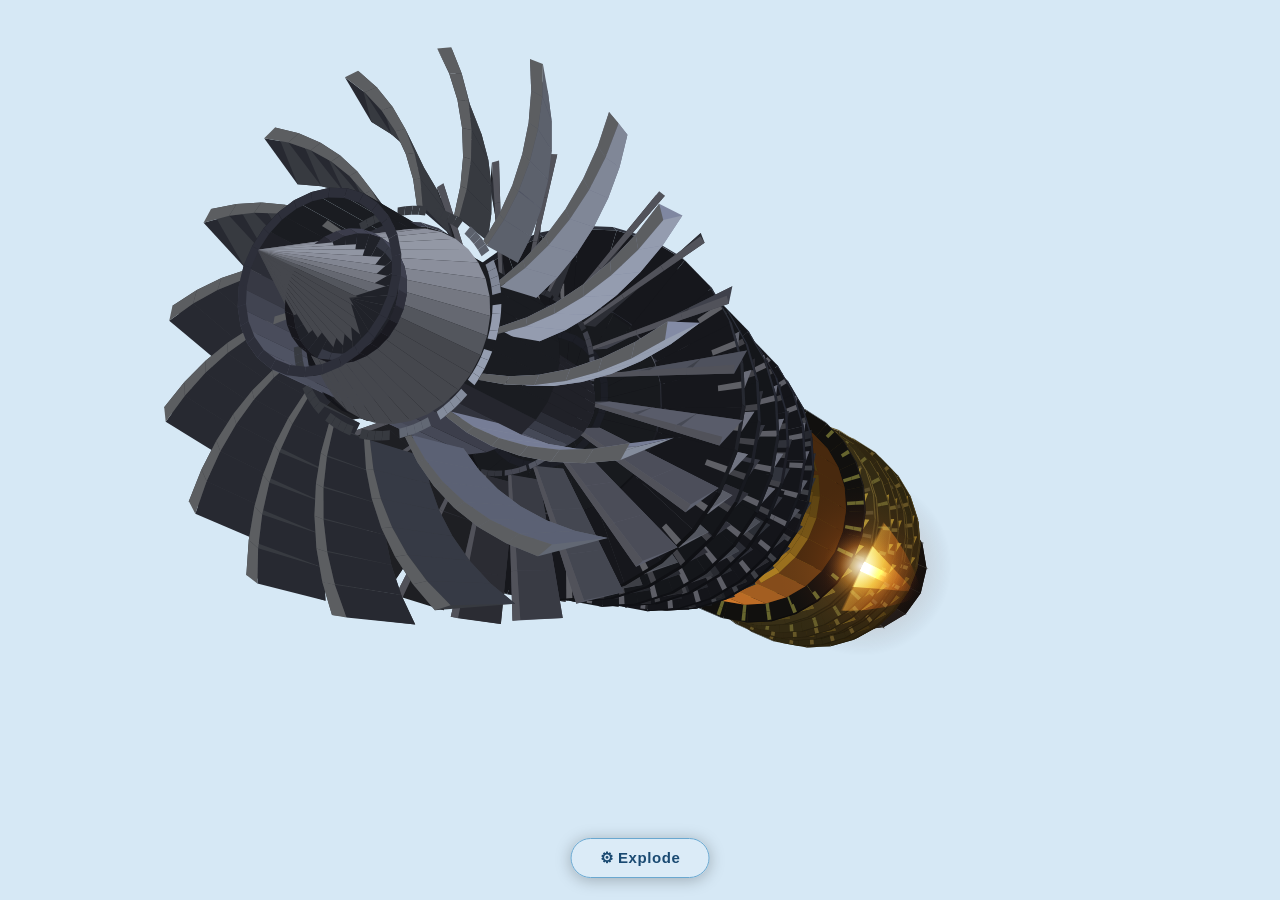
<file: mechanical-part.html>
<!DOCTYPE html>
<html lang="en">
<head>
<meta charset="UTF-8">
<meta name="viewport" content="width=device-width,initial-scale=1">
<title>Jet Turbine Engine</title>
<style>
  html,body{margin:0;padding:0;background:#d6e8f5;overflow:hidden;width:100%;height:100%;}
  canvas{display:block;background:transparent;}
  #btn{position:fixed;bottom:22px;left:50%;transform:translateX(-50%);
    padding:10px 28px;font-size:15px;font-weight:700;letter-spacing:.04em;
    background:rgba(220,235,248,0.90);color:#1a4a72;border:1.5px solid #6aa8d0;
    border-radius:24px;cursor:pointer;z-index:10;box-shadow:0 2px 16px #0004;
    transition:background .2s,color .2s;}
  #btn:hover{background:rgba(180,215,240,0.95);color:#0d2e4a;}
</style>
</head>
<body>
<canvas id="c"></canvas>
<button id="btn">&#9881; Explode</button>
<script>
const canvas=document.getElementById('c');
const ctx=canvas.getContext('2d');
let W,H,S;
function resize(){W=canvas.width=window.innerWidth;H=canvas.height=window.innerHeight;S=Math.min(W,H)/520;}
resize();
window.addEventListener('resize',resize);

let VY=0.38, VX=0.20;
// No cut zone — all internal parts rendered fully

function v3(x,y,z){return{x,y,z};}
function norm3(v){const l=Math.sqrt(v.x*v.x+v.y*v.y+v.z*v.z)||1;return{x:v.x/l,y:v.y/l,z:v.z/l};}
function dot3(a,b){return a.x*b.x+a.y*b.y+a.z*b.z;}
function cross3(a,b){return{x:a.y*b.z-a.z*b.y,y:a.z*b.x-a.x*b.z,z:a.x*b.y-a.y*b.x};}
function sub3(a,b){return{x:a.x-b.x,y:a.y-b.y,z:a.z-b.z};}
function scale3(v,s){return{x:v.x*s,y:v.y*s,z:v.z*s};}
function rX(p,a){const c=Math.cos(a),s2=Math.sin(a);return{x:p.x,y:p.y*c-p.z*s2,z:p.y*s2+p.z*c};}
function rY(p,a){const c=Math.cos(a),s2=Math.sin(a);return{x:p.x*c+p.z*s2,y:p.y,z:-p.x*s2+p.z*c};}
function toView(p){return rY(rX(p,VX),VY);}

const FOV=680, CAM_Z=-950;
function proj(p){
  const vp=toView(p);
  const dz=vp.z-CAM_Z;
  const f=FOV/Math.abs(dz);
  return[W/2+vp.x*f*S, H/2-vp.y*f*S, vp.z];
}

let LIGHT=norm3({x:0,y:0,z:1});
function updateLight(){LIGHT=norm3(toView(v3(-0.5,-0.70,-0.4)));}

function lit(pts3d,bR,bG,bB,amb,spec){
  if(amb===undefined) amb=0.30;
  if(spec===undefined) spec=0.60;
  if(pts3d.length<3) return 'rgb('+Math.round(bR*amb)+','+Math.round(bG*amb)+','+Math.round(bB*amb)+')';
  const vps=pts3d.map(p=>toView(p));
  const e1=sub3(vps[1],vps[0]),e2=sub3(vps[2],vps[0]);
  const n=norm3(cross3(e1,e2));
  const diff=Math.max(0,dot3(n,LIGHT));
  const ref=sub3(scale3(n,2*dot3(n,LIGHT)),LIGHT);
  const sp=Math.pow(Math.max(0,dot3(ref,norm3({x:0,y:0,z:-1}))),64)*spec;
  const r=Math.min(255,Math.round(bR*(amb+diff*(1-amb))+sp*255));
  const g=Math.min(255,Math.round(bG*(amb+diff*(1-amb))+sp*255));
  const b=Math.min(255,Math.round(bB*(amb+diff*(1-amb))+sp*255));
  return 'rgb('+r+','+g+','+b+')';
}

let explodeT=0,explodeTarget=0;
function toggleExplode(){
  explodeTarget=explodeTarget===0?1:0;
  document.getElementById('btn').textContent=explodeTarget===1?'\uD83D\uDD27 Assemble':'\u2699 Explode';
}
document.getElementById('btn').addEventListener('click',toggleExplode);
canvas.addEventListener('click',function(e){
  // Only toggle if the click wasn't a drag (mouse moved less than 5px)
  if(Math.abs(e.clientX-lastX)<5&&Math.abs(e.clientY-lastY)<5) toggleExplode();
});
function getOffset(sec){
  const ex=explodeT*60*S;
  const Z=[-3.8,-2.6,-1.6,-0.8,0,0.9,1.9,3.0,4.2];
  return (sec>=0&&sec<=8)?Z[sec]*ex:0;
}

let FACES=[];
function pushFace(pts3d,color){
  const projs=pts3d.map(p=>proj(p));
  const depth=projs.reduce((s,pp)=>s+pp[2],0)/projs.length;
  FACES.push({projs,color,depth});
}
function drawFace(f){
  ctx.beginPath();
  ctx.moveTo(f.projs[0][0],f.projs[0][1]);
  for(let j=1;j<f.projs.length;j++) ctx.lineTo(f.projs[j][0],f.projs[j][1]);
  ctx.closePath();
  ctx.fillStyle=f.color;
  ctx.fill();
}
function flushFaces(){
  FACES.sort((a,b)=>b.depth-a.depth);
  for(const f of FACES) drawFace(f);
  FACES=[];
}

function cyl(z1,z2,r1,r2,bR,bG,bB,sec,N){
  if(N===undefined) N=28;
  const oz=getOffset(sec); const d=Math.round;
  const wt=3*S; const ri1=Math.max(S,r1-wt), ri2=Math.max(S,r2-wt);
  const bRc=d(bR*0.88),bGc=d(bG*0.88),bBc=d(bB*0.90);
  for(let i=0;i<N;i++){
    const a0=i/N*Math.PI*2,a1=(i+1)/N*Math.PI*2;
    const c0=Math.cos(a0),s0=Math.sin(a0),c1=Math.cos(a1),s1=Math.sin(a1);
    const pO=[v3(r1*c0,r1*s0,z1+oz),v3(r1*c1,r1*s1,z1+oz),v3(r2*c1,r2*s1,z2+oz),v3(r2*c0,r2*s0,z2+oz)];
    pushFace(pO,lit(pO,bR,bG,bB));
    const pF=[v3(ri1*c1,ri1*s1,z1+oz),v3(r1*c1,r1*s1,z1+oz),v3(r1*c0,r1*s0,z1+oz),v3(ri1*c0,ri1*s0,z1+oz)];
    pushFace(pF,lit(pF,bRc,bGc,bBc,0.28,0.62));
    const pR=[v3(r2*c1,r2*s1,z2+oz),v3(ri2*c1,ri2*s1,z2+oz),v3(ri2*c0,ri2*s0,z2+oz),v3(r2*c0,r2*s0,z2+oz)];
    pushFace(pR,lit(pR,bRc,bGc,bBc,0.28,0.62));
  }
}
function ann(z,rO,rI,bR,bG,bB,sec,N){
  if(N===undefined) N=28;
  const oz=getOffset(sec); const tk=4*S; const d=Math.round;
  const bRs=d(bR*0.72),bGs=d(bG*0.72),bBs=d(bB*0.74);
  for(let i=0;i<N;i++){
    const a0=i/N*Math.PI*2,a1=(i+1)/N*Math.PI*2;
    const c0=Math.cos(a0),s0=Math.sin(a0),c1=Math.cos(a1),s1=Math.sin(a1);
    const pF=[v3(rI*c0,rI*s0,z+oz),v3(rO*c0,rO*s0,z+oz),v3(rO*c1,rO*s1,z+oz),v3(rI*c1,rI*s1,z+oz)];
    pushFace(pF,lit(pF,bR,bG,bB));
    const pOr=[v3(rO*c0,rO*s0,z+oz),v3(rO*c1,rO*s1,z+oz),v3(rO*c1,rO*s1,z-tk+oz),v3(rO*c0,rO*s0,z-tk+oz)];
    pushFace(pOr,lit(pOr,bRs,bGs,bBs));
  }
}
function dsc(z,r,bR,bG,bB,sec,N){
  if(N===undefined) N=28;
  const oz=getOffset(sec); const tk=4*S; const d=Math.round;
  for(let i=0;i<N;i++){
    const a0=i/N*Math.PI*2,a1=(i+1)/N*Math.PI*2;
    const c0=Math.cos(a0),s0=Math.sin(a0),c1=Math.cos(a1),s1=Math.sin(a1);
    const pFr=[v3(0,0,z+oz),v3(r*c0,r*s0,z+oz),v3(r*c1,r*s1,z+oz)];
    pushFace(pFr,lit(pFr,bR,bG,bB));
    const rim=[v3(r*c0,r*s0,z+oz),v3(r*c1,r*s1,z+oz),v3(r*c1,r*s1,z-tk+oz),v3(r*c0,r*s0,z-tk+oz)];
    pushFace(rim,lit(rim,d(bR*0.70),d(bG*0.70),d(bB*0.72)));
  }
}

// ── Fan blade — metallic (fixed-angle lit), thick LE, root platform ──
function fanBlade(idx,N,spin,Rh,Rt,z0,sec){
  const oz=getOffset(sec);
  const ba=idx/N*Math.PI*2+spin;
  const sweep=0.44, camber=0.18, thk=0.058;
  const nZ=6, zb=z0+oz;
  const dz=255*S*0.085, camZ=camber*dz;
  // Colour computed once at fixed angle — metallic, no flicker
  const baL=idx/N*Math.PI*2, rM=(Rh+Rt)*0.5;
  const rP=[v3(rM*Math.cos(baL),rM*Math.sin(baL),z0),v3(Rt*Math.cos(baL),Rt*Math.sin(baL),z0),
            v3(Rt*Math.cos(baL+0.14),Rt*Math.sin(baL+0.14),z0+dz+camZ),v3(rM*Math.cos(baL+0.14),rM*Math.sin(baL+0.14),z0+dz+camZ)];
  const colP=lit(rP,210,222,248,0.26,0.88);
  const colS=lit([v3(rM*Math.cos(baL+thk),rM*Math.sin(baL+thk),z0),v3(Rt*Math.cos(baL+thk),Rt*Math.sin(baL+thk),z0),
                  v3(Rt*Math.cos(baL+0.14),Rt*Math.sin(baL+0.14),z0+dz+camZ),v3(rM*Math.cos(baL+0.14),rM*Math.sin(baL+0.14),z0+dz+camZ)],162,172,205,0.24,0.72);
  const colLE=lit([v3(rM*Math.cos(baL),rM*Math.sin(baL),z0),v3(Rt*Math.cos(baL),Rt*Math.sin(baL),z0),
                   v3(Rt*Math.cos(baL+thk),Rt*Math.sin(baL+thk),z0),v3(rM*Math.cos(baL+thk),rM*Math.sin(baL+thk),z0)],242,248,255,0.38,0.96);
  for(let j=0;j<nZ;j++){
    const t0=j/nZ,t1=(j+1)/nZ;
    const r0=Rh+(Rt-Rh)*t0,r1=Rh+(Rt-Rh)*t1;
    const tw0=ba+t0*sweep,tw1=ba+t1*sweep;
    const pp=[v3(r0*Math.cos(tw0),r0*Math.sin(tw0),zb),v3(r1*Math.cos(tw1),r1*Math.sin(tw1),zb),
              v3(r1*Math.cos(tw1+0.14),r1*Math.sin(tw1+0.14),zb+dz+camZ),v3(r0*Math.cos(tw0+0.14),r0*Math.sin(tw0+0.14),zb+dz+camZ)];
    const ps=[v3(r0*Math.cos(tw0+thk),r0*Math.sin(tw0+thk),zb),v3(r1*Math.cos(tw1+thk),r1*Math.sin(tw1+thk),zb),
              v3(r1*Math.cos(tw1+0.14),r1*Math.sin(tw1+0.14),zb+dz+camZ),v3(r0*Math.cos(tw0+0.14),r0*Math.sin(tw0+0.14),zb+dz+camZ)];
    pushFace(pp,colP); pushFace([ps[0],ps[3],ps[2],ps[1]],colS); pushFace([pp[0],pp[1],ps[1],ps[0]],colLE);
  }
  // Root platform (4 segments)
  const pltA=0.05, pltR=3*S, pltSpan=0.14+thk+pltA*2;
  for(let j=0;j<4;j++){
    const a0=ba-pltA+j/4*pltSpan, a1=ba-pltA+(j+1)/4*pltSpan;
    pushFace([v3(Rh*Math.cos(a0),Rh*Math.sin(a0),zb),v3((Rh-pltR)*Math.cos(a0),(Rh-pltR)*Math.sin(a0),zb),
              v3((Rh-pltR)*Math.cos(a1),(Rh-pltR)*Math.sin(a1),zb),v3(Rh*Math.cos(a1),Rh*Math.sin(a1),zb)],colP);
  }
}

// ── Axial blade — metallic (fixed-angle lit), thick LE, root platform ──
function axiaBlade(idx,N,spin,Ri,Ro,z0,chord,cam,bR,bG,bB,sec){
  const oz=getOffset(sec);
  const ba=idx/N*Math.PI*2+spin;
  const nZ=3, thk=0.035;
  const zb=z0+oz, dz=chord*S, camZ=cam*dz;
  // Colour computed once at fixed angle — metallic, no flicker
  const baL=idx/N*Math.PI*2, rM=(Ri+Ro)*0.5;
  const colP=lit([v3(rM*Math.cos(baL),rM*Math.sin(baL),z0),v3(Ro*Math.cos(baL),Ro*Math.sin(baL),z0),
                  v3(Ro*Math.cos(baL+0.14),Ro*Math.sin(baL+0.14),z0+dz+camZ),v3(rM*Math.cos(baL+0.14),rM*Math.sin(baL+0.14),z0+dz+camZ)],bR,bG,bB,0.28,0.85);
  const colS=lit([v3(rM*Math.cos(baL+thk),rM*Math.sin(baL+thk),z0),v3(Ro*Math.cos(baL+thk),Ro*Math.sin(baL+thk),z0),
                  v3(Ro*Math.cos(baL+0.14),Ro*Math.sin(baL+0.14),z0+dz+camZ),v3(rM*Math.cos(baL+0.14),rM*Math.sin(baL+0.14),z0+dz+camZ)],Math.round(bR*0.72),Math.round(bG*0.72),Math.round(bB*0.72),0.26,0.70);
  const colLE=lit([v3(rM*Math.cos(baL),rM*Math.sin(baL),z0),v3(Ro*Math.cos(baL),Ro*Math.sin(baL),z0),
                   v3(Ro*Math.cos(baL+thk),Ro*Math.sin(baL+thk),z0),v3(rM*Math.cos(baL+thk),rM*Math.sin(baL+thk),z0)],Math.min(255,bR+45),Math.min(255,bG+42),Math.min(255,bB+38),0.40,0.96);
  for(let j=0;j<nZ;j++){
    const t0=j/nZ,t1=(j+1)/nZ;
    const r0=Ri+(Ro-Ri)*t0,r1=Ri+(Ro-Ri)*t1;
    const pp=[v3(r0*Math.cos(ba),r0*Math.sin(ba),zb),v3(r1*Math.cos(ba),r1*Math.sin(ba),zb),
              v3(r1*Math.cos(ba+0.14),r1*Math.sin(ba+0.14),zb+dz+camZ),v3(r0*Math.cos(ba+0.14),r0*Math.sin(ba+0.14),zb+dz+camZ)];
    const ps=[v3(r0*Math.cos(ba+thk),r0*Math.sin(ba+thk),zb),v3(r1*Math.cos(ba+thk),r1*Math.sin(ba+thk),zb),
              v3(r1*Math.cos(ba+0.14),r1*Math.sin(ba+0.14),zb+dz+camZ),v3(r0*Math.cos(ba+0.14),r0*Math.sin(ba+0.14),zb+dz+camZ)];
    pushFace(pp,colP); pushFace([ps[0],ps[3],ps[2],ps[1]],colS); pushFace([pp[0],pp[1],ps[1],ps[0]],colLE);
  }
  // Root platform (3 segments)
  const pltA=0.04, pltR=2*S, pltSpan=0.14+thk+pltA*2;
  for(let j=0;j<3;j++){
    const a0=ba-pltA+j/3*pltSpan, a1=ba-pltA+(j+1)/3*pltSpan;
    pushFace([v3(Ri*Math.cos(a0),Ri*Math.sin(a0),zb),v3((Ri-pltR)*Math.cos(a0),(Ri-pltR)*Math.sin(a0),zb),
              v3((Ri-pltR)*Math.cos(a1),(Ri-pltR)*Math.sin(a1),zb),v3(Ri*Math.cos(a1),Ri*Math.sin(a1),zb)],colP);
  }
}

// ── Spinner nose cone ──
function spn(Rh,zBase,zTip,spin,sec){
  const oz=getOffset(sec); const N=32;
  for(let i=0;i<N;i++){
    const a0=i/N*Math.PI*2+spin,a1=(i+1)/N*Math.PI*2+spin;
    const pts=[v3(Rh*Math.cos(a0),Rh*Math.sin(a0),zBase+oz),v3(Rh*Math.cos(a1),Rh*Math.sin(a1),zBase+oz),v3(0,0,zTip+oz)];
    pushFace(pts,lit(pts,192,198,215,0.36,0.68));
  }
}

// ── Drag to rotate ──
let dragging=false,lastX=0,lastY=0;
canvas.addEventListener('mousedown',e=>{dragging=true;lastX=e.clientX;lastY=e.clientY;});
window.addEventListener('mouseup',()=>{dragging=false;});
window.addEventListener('mousemove',e=>{
  if(!dragging) return;
  VY+=(e.clientX-lastX)*0.008; VX-=(e.clientY-lastY)*0.008;
  VX=Math.max(-1.4,Math.min(1.4,VX));
  lastX=e.clientX; lastY=e.clientY;
});
canvas.addEventListener('touchstart',e=>{dragging=true;lastX=e.touches[0].clientX;lastY=e.touches[0].clientY;e.preventDefault();},{passive:false});
window.addEventListener('touchend',()=>{dragging=false;});
window.addEventListener('touchmove',e=>{
  if(!dragging) return;
  VY+=(e.touches[0].clientX-lastX)*0.008; VX-=(e.touches[0].clientY-lastY)*0.008;
  VX=Math.max(-1.4,Math.min(1.4,VX));
  lastX=e.touches[0].clientX; lastY=e.touches[0].clientY;
  e.preventDefault();},{passive:false});

// ─────────────────────── TVC nozzle ───────────────────────
let spinAngle=0, tvcAngle=0;

function buildTVC(u){
  const oz=getOffset(8);
  const tvc=tvcAngle;
  const zG=420*u;
  const Lp=74*u, rGo=46*u, rGi=24*u, rEo=54*u, rEi=18*u;
  const Np=16, Na=8;

  function tP(r,phi,L){
    const x=r*Math.cos(phi), yR=r*Math.sin(phi);
    return v3(x, yR*Math.cos(tvc)-L*Math.sin(tvc), zG+oz+yR*Math.sin(tvc)+L*Math.cos(tvc));
  }
  function gP(r,phi){return v3(r*Math.cos(phi),r*Math.sin(phi),zG+oz);}
  function rP(r,phi){return v3(r*Math.cos(phi),r*Math.sin(phi),0);}

  // Gimbal collar
  cyl(zG-10*u,zG+3*u,rGo-1*u,rGo+4*u,60,58,56,8,36);
  ann(zG-10*u,rGo-1*u,rGi,58,56,54,8,32);

  // Actuator arms — full circle interior
  for(let i=0;i<Na;i++){
    const phi=i/Na*Math.PI*2+Math.PI/Na, w=0.028;
    const p0=gP(rGo+2*u,phi-w),p1=gP(rGo+2*u,phi+w);
    const p2=tP(rGo+6*u,phi+w,Lp*0.46),p3=tP(rGo+6*u,phi-w,Lp*0.46);
    pushFace([p0,p1,p2,p3],lit([p0,p1,p2,p3],86,84,80,0.42,0.55),true);
  }

  // Outer petals — full circle interior
  for(let i=0;i<Np;i++){
    const phi0=i/Np*Math.PI*2,phi1=(i+1)/Np*Math.PI*2;
    const b0=gP(rGo,phi0),b1=gP(rGo,phi1);
    const e0=tP(rEo,phi0,Lp),e1=tP(rEo,phi1,Lp);
    pushFace([b0,b1,e1,e0],lit([b0,b1,e1,e0],50,47,44,0.28,0.70),true);
    const es=tP(rEo+1.5*u,phi0,Lp),bs=gP(rGo+1.5*u,phi0);
    pushFace([b0,bs,es,e0],lit([b0,bs,es,e0],68,64,60,0.36,0.76),true);
  }

  // Inner hot liner — full circle interior
  for(let i=0;i<Np;i++){
    const phi0=i/Np*Math.PI*2,phi1=(i+1)/Np*Math.PI*2;
    const b0=gP(rGi,phi0),b1=gP(rGi,phi1);
    const e0=tP(rEi,phi0,Lp),e1=tP(rEi,phi1,Lp);
    pushFace([e0,e1,b1,b0],lit([e0,e1,b1,b0],72,52,38,0.32,0.42),true);
  }

  // Exit lip — full circle interior
  for(let i=0;i<Np;i++){
    const phi0=i/Np*Math.PI*2,phi1=(i+1)/Np*Math.PI*2;
    const eo0=tP(rEo,phi0,Lp),eo1=tP(rEo,phi1,Lp);
    const ei0=tP(rEi,phi0,Lp),ei1=tP(rEi,phi1,Lp);
    pushFace([ei0,eo0,eo1,ei1],lit([ei0,eo0,eo1,ei1],54,50,46,0.34,0.58),true);
  }

  // Centre exhaust plug — full circle interior
  for(let i=0;i<22;i++){
    const phi0=i/22*Math.PI*2,phi1=(i+1)/22*Math.PI*2;
    const base0=tP(rEi,phi0,Lp),base1=tP(rEi,phi1,Lp),tip=tP(0,0,Lp+60*u);
    pushFace([base0,base1,tip],lit([base0,base1,tip],44,41,38,0.30,0.58),true);
  }
}

// ─────────────────────── Engine geometry ───────────────────────
function buildEngine(){
  FACES=[];
  spinAngle+=0.005;
  tvcAngle=0;
  const sp=spinAngle, u=S;

  // ═══ SEC 0: Inlet spinner ═══
  spn(32*u,-198*u,-265*u,sp*2.2,0);

  // ═══ SEC 1: Fan ═══
  cyl(-240*u,-150*u, 28*u,32*u, 88,92,110, 1);
  for(let i=0;i<16;i++) fanBlade(i,16,sp*2.2,38*u,92*u,-202*u,1);
  dsc(-200*u,32*u, 95,100,118, 1);
  cyl(-225*u,-90*u, 20*u,18*u, 105,110,132,1); dsc(-225*u,20*u,108,112,135,1);

  // ═══ SEC 2: OGV ═══
  for(let i=0;i<22;i++) axiaBlade(i,22,0,36*u,88*u,-130*u,14,0.06,158,164,188,2);

  // ═══ SEC 3: LP Compressor (stages 1–2) ═══
  cyl(-100*u,0*u, 28*u,33*u, 55,58,72, 3);
  for(let i=0;i<28;i++) axiaBlade(i,28,sp*3.0,     44*u,76*u,-80*u,11, 0.15,192,198,220,3);
  ann(-82*u,77*u,43*u, 72,78,92,3); dsc(-82*u,44*u,80,85,100,3);
  for(let i=0;i<32;i++) axiaBlade(i,32,0.07,        42*u,74*u,-55*u,10,-0.10,115,120,140,3);
  ann(-55*u,75*u,43*u, 68,74,88,3);
  cyl(-52*u,-28*u,43*u,48*u, 62,66,80,3);
  for(let i=0;i<30;i++) axiaBlade(i,30,sp*3.0+0.3,  48*u,74*u,-28*u,10, 0.15,188,194,218,3);
  ann(-28*u,75*u,47*u, 68,74,88,3); dsc(-28*u,48*u,78,82,98,3);
  for(let i=0;i<34;i++) axiaBlade(i,34,0.12,         46*u,72*u,-5*u,  9,-0.10,112,118,138,3);
  ann(-5*u,73*u,46*u, 65,70,85,3);
  cyl(-90*u,0*u, 18*u,18*u, 98,102,125,3);

  // ═══ SEC 4: HP Compressor (stages 3–4) ═══
  cyl(0*u,80*u, 33*u,42*u, 55,58,72, 4);
  cyl(2*u,24*u,47*u,52*u, 60,64,78,4);
  for(let i=0;i<32;i++) axiaBlade(i,32,sp*3.0+0.6,  52*u,72*u, 24*u, 9, 0.15,185,190,215,4);
  ann(24*u,73*u,51*u, 65,70,85,4); dsc(24*u,52*u,75,80,95,4);
  for(let i=0;i<36;i++) axiaBlade(i,36,0.17,         50*u,70*u, 48*u, 8,-0.10,108,115,135,4);
  ann(48*u,71*u,50*u, 62,68,82,4);
  cyl(52*u,80*u,52*u,58*u, 58,62,76,4);
  ann(80*u,58*u,52*u, 68,72,88,4);
  cyl(0*u,80*u, 18*u,18*u, 98,102,125,4);

  // ═══ SEC 5: Combustor ═══
  cyl(85*u,175*u, 54*u,58*u, 240,138,48,5);
  cyl(85*u,175*u, 37*u,41*u, 215,112,40,5);
  ann(85*u,54*u,41*u,  255,165,58,5);
  ann(175*u,54*u,41*u, 245,152,52,5);
  for(let ring=0;ring<6;ring++){const zr=90*u+ring*15*u;cyl(zr,zr+8*u,42*u,54*u,255,185,50,5);}
  cyl(80*u,180*u, 20*u,32*u, 82,86,105,5);
  ann(80*u,32*u,20*u, 80,84,102,5); ann(180*u,32*u,20*u,80,84,102,5);
  cyl(80*u,185*u, 18*u,18*u, 98,102,125,5);

  // ═══ SEC 6: HP Turbine ═══
  cyl(180*u,212*u,38*u,52*u, 52,50,46,6);
  for(let i=0;i<26;i++) axiaBlade(i,26,sp*2.8,      52*u,67*u,182*u,12, 0.32,248,210,78,6);
  ann(182*u,68*u,51*u, 55,52,48,6); ann(212*u,68*u,51*u,185,155,72,6);
  for(let i=0;i<28;i++) axiaBlade(i,28,0.05,          50*u,66*u,214*u,11,-0.32,178,148,70,6);
  ann(226*u,67*u,50*u, 178,148,68,6);
  cyl(226*u,262*u,42*u,56*u, 50,48,45,6);
  for(let i=0;i<26;i++) axiaBlade(i,26,sp*2.8+0.4,  56*u,69*u,252*u,12, 0.32,235,192,68,6);
  ann(252*u,70*u,55*u, 168,140,62,6);
  cyl(185*u,262*u, 14*u,14*u, 88,92,112,6);

  // ═══ SEC 7: LP Turbine ═══
  cyl(262*u,288*u,44*u,58*u, 48,46,42,7);
  for(let i=0;i<30;i++) axiaBlade(i,30,sp*1.8,        58*u,72*u,262*u,13, 0.30,218,175,60,7);
  ann(262*u,73*u,57*u, 155,128,55,7); ann(288*u,73*u,57*u,155,128,55,7);
  for(let i=0;i<32;i++) axiaBlade(i,32,0.08,           56*u,71*u,290*u,12,-0.30,145,118,52,7);
  ann(302*u,72*u,56*u, 148,122,52,7);
  cyl(302*u,325*u,46*u,60*u, 46,44,40,7);
  for(let i=0;i<32;i++) axiaBlade(i,32,sp*1.8+0.5,   60*u,75*u,302*u,13, 0.30,205,162,55,7);
  ann(302*u,76*u,59*u, 148,122,52,7); ann(325*u,76*u,59*u,145,120,50,7);
  for(let i=0;i<28;i++) axiaBlade(i,28,0.11,           58*u,73*u,327*u,11,-0.28,138,112,48,7);
  ann(340*u,74*u,58*u, 142,116,48,7);
  cyl(262*u,345*u, 18*u,18*u, 98,102,125,7);

  // ═══ SEC 8: Nozzle + TVC ═══
  cyl(340*u,420*u, 40*u,24*u, 38,36,34,8);
  ann(420*u,46*u,24*u,44,42,40,8);
  ann(420*u,46*u,0, 36,34,32,8);
  spn(17*u,420*u,474*u,0,8);
  cyl(420*u,458*u,0,17*u, 38,36,34,8);
  cyl(345*u,426*u, 9*u, 9*u, 78,82,100,8); dsc(426*u,9*u,80,84,102,8);
  buildTVC(u);
}

// ─────────────────────── TVC exit helper ───────────────────────
function tvcExitPt(L){
  const oz=getOffset(8), zG=420*S;
  return v3(0, -L*Math.sin(tvcAngle), zG+oz+L*Math.cos(tvcAngle));
}

// ─────────────────────── Continuous afterburner flame ───────────────────────
function drawFlame(){
  const t=Date.now()*0.001;
  const flk=0.96+Math.sin(t*13.1)*0.025+Math.sin(t*7.4)*0.015;
  const wobX=Math.sin(t*4.8)*1.4*S, wobY=Math.cos(t*3.9)*1.0*S;

  // Flame always coaxial — straight along engine Z axis from nozzle exit center
  const oz4=getOffset(8), zNoz=420*S+oz4+74*S;
  const base=proj(v3(0,0,zNoz));
  const tipR=proj(v3(0,0,zNoz+290*S));
  const dx=tipR[0]-base[0]+wobX, dy=tipR[1]-base[1]+wobY;
  const flen=Math.sqrt(dx*dx+dy*dy)||1;
  const ax=dx/flen, ay=dy/flen, px=-ay, py=ax;
  const tip=[base[0]+dx, base[1]+dy];

  const prev=ctx.globalCompositeOperation;

  // Layer 1 — wide orange heat envelope
  ctx.globalCompositeOperation='screen';
  const envW=30*S*flk;
  const envG=ctx.createLinearGradient(base[0],base[1],tip[0],tip[1]);
  envG.addColorStop(0.00,'rgba(255,120,20,0.0)');
  envG.addColorStop(0.04,'rgba(255,160,40,0.52)');
  envG.addColorStop(0.35,'rgba(255,100,15,0.40)');
  envG.addColorStop(0.68,'rgba(200,55,8,0.22)');
  envG.addColorStop(1.00,'rgba(0,0,0,0)');
  ctx.beginPath();
  ctx.moveTo(base[0]+px*envW,base[1]+py*envW);
  ctx.quadraticCurveTo(base[0]+dx*0.55+px*envW*0.7,base[1]+dy*0.55+py*envW*0.7,tip[0]+px*2*S,tip[1]+py*2*S);
  ctx.lineTo(tip[0]-px*2*S,tip[1]-py*2*S);
  ctx.quadraticCurveTo(base[0]+dx*0.55-px*envW*0.7,base[1]+dy*0.55-py*envW*0.7,base[0]-px*envW,base[1]-py*envW);
  ctx.closePath();
  ctx.fillStyle=envG; ctx.fill();

  // Layer 2 — inner flame body, orange-yellow
  const midW=14*S*flk;
  const midG=ctx.createLinearGradient(base[0],base[1],tip[0],tip[1]);
  midG.addColorStop(0.00,'rgba(255,180,60,0.0)');
  midG.addColorStop(0.03,'rgba(255,225,100,0.88)');
  midG.addColorStop(0.28,'rgba(255,170,40,0.75)');
  midG.addColorStop(0.58,'rgba(255,100,18,0.48)');
  midG.addColorStop(0.84,'rgba(180,50,8,0.18)');
  midG.addColorStop(1.00,'rgba(0,0,0,0)');
  const midTip=[base[0]+dx*0.82,base[1]+dy*0.82];
  ctx.beginPath();
  ctx.moveTo(base[0]+px*midW,base[1]+py*midW);
  ctx.quadraticCurveTo(base[0]+dx*0.45+px*midW*0.5,base[1]+dy*0.45+py*midW*0.5,midTip[0]+px*1.5*S,midTip[1]+py*1.5*S);
  ctx.lineTo(midTip[0]-px*1.5*S,midTip[1]-py*1.5*S);
  ctx.quadraticCurveTo(base[0]+dx*0.45-px*midW*0.5,base[1]+dy*0.45-py*midW*0.5,base[0]-px*midW,base[1]-py*midW);
  ctx.closePath();
  ctx.fillStyle=midG; ctx.fill();

  // Layer 3 — blue-white hot core streak
  ctx.globalCompositeOperation='lighter';
  const coreG=ctx.createLinearGradient(base[0],base[1],base[0]+dx*0.5,base[1]+dy*0.5);
  coreG.addColorStop(0.00,'rgba(180,220,255,0.0)');
  coreG.addColorStop(0.03,'rgba(255,255,255,0.95)');
  coreG.addColorStop(0.18,'rgba(255,250,220,0.88)');
  coreG.addColorStop(0.45,'rgba(255,220,120,0.60)');
  coreG.addColorStop(1.00,'rgba(0,0,0,0)');
  ctx.strokeStyle=coreG; ctx.lineWidth=6*S*flk; ctx.lineCap='round';
  ctx.beginPath(); ctx.moveTo(base[0],base[1]); ctx.lineTo(base[0]+dx*0.44,base[1]+dy*0.44); ctx.stroke();

  // Layer 4 — bright exit ring glow
  ctx.globalCompositeOperation='screen';
  const ringG=ctx.createRadialGradient(base[0],base[1],0,base[0],base[1],24*S*flk);
  ringG.addColorStop(0.00,'rgba(255,255,255,0.88)');
  ringG.addColorStop(0.25,'rgba(255,240,180,0.62)');
  ringG.addColorStop(0.55,'rgba(255,140,30,0.28)');
  ringG.addColorStop(1.00,'rgba(0,0,0,0)');
  ctx.fillStyle=ringG;
  ctx.beginPath(); ctx.arc(base[0],base[1],24*S*flk,0,Math.PI*2); ctx.fill();

  ctx.globalCompositeOperation=prev;
}

// ─────────────────────── Background (transparent) ───────────────────────
function drawBackground(){
  ctx.clearRect(0,0,W,H);
}

function drawGlow(x,y,r,col){
  const prev=ctx.globalCompositeOperation;
  ctx.globalCompositeOperation='screen';
  const grd=ctx.createRadialGradient(x,y,r*0.08,x,y,r);
  grd.addColorStop(0,col); grd.addColorStop(1,'rgba(0,0,0,0)');
  ctx.fillStyle=grd; ctx.beginPath(); ctx.arc(x,y,r,0,Math.PI*2); ctx.fill();
  ctx.globalCompositeOperation=prev;
}
function screenCenter(z3d,sec){const p=proj(v3(0,0,z3d+getOffset(sec)));return[p[0],p[1]];}

function drawVignette(){
  // no vignette on transparent/light background
}

function frame(){
  drawBackground();
  explodeT+=(explodeTarget-explodeT)*0.045;
  if(!dragging) VY+=0.0008;
  updateLight();
  buildEngine();
  flushFaces();
  drawVignette();
  // Only exhaust glows — interior glows bleed through solid casing in screen blend
  const oz4f=getOffset(8),zNf=420*S+oz4f;
  var c4t=proj(v3(0,0,zNf+74*S));       drawGlow(c4t[0],c4t[1],52*S,'rgba(255,85,16,0.28)');
  var c4i=proj(v3(0,0,zNf+74*S+38*S));  drawGlow(c4i[0],c4i[1],30*S,'rgba(255,148,40,0.32)');
  drawFlame();
  requestAnimationFrame(frame);
}

frame();
</script>
</body>
</html>
</file>
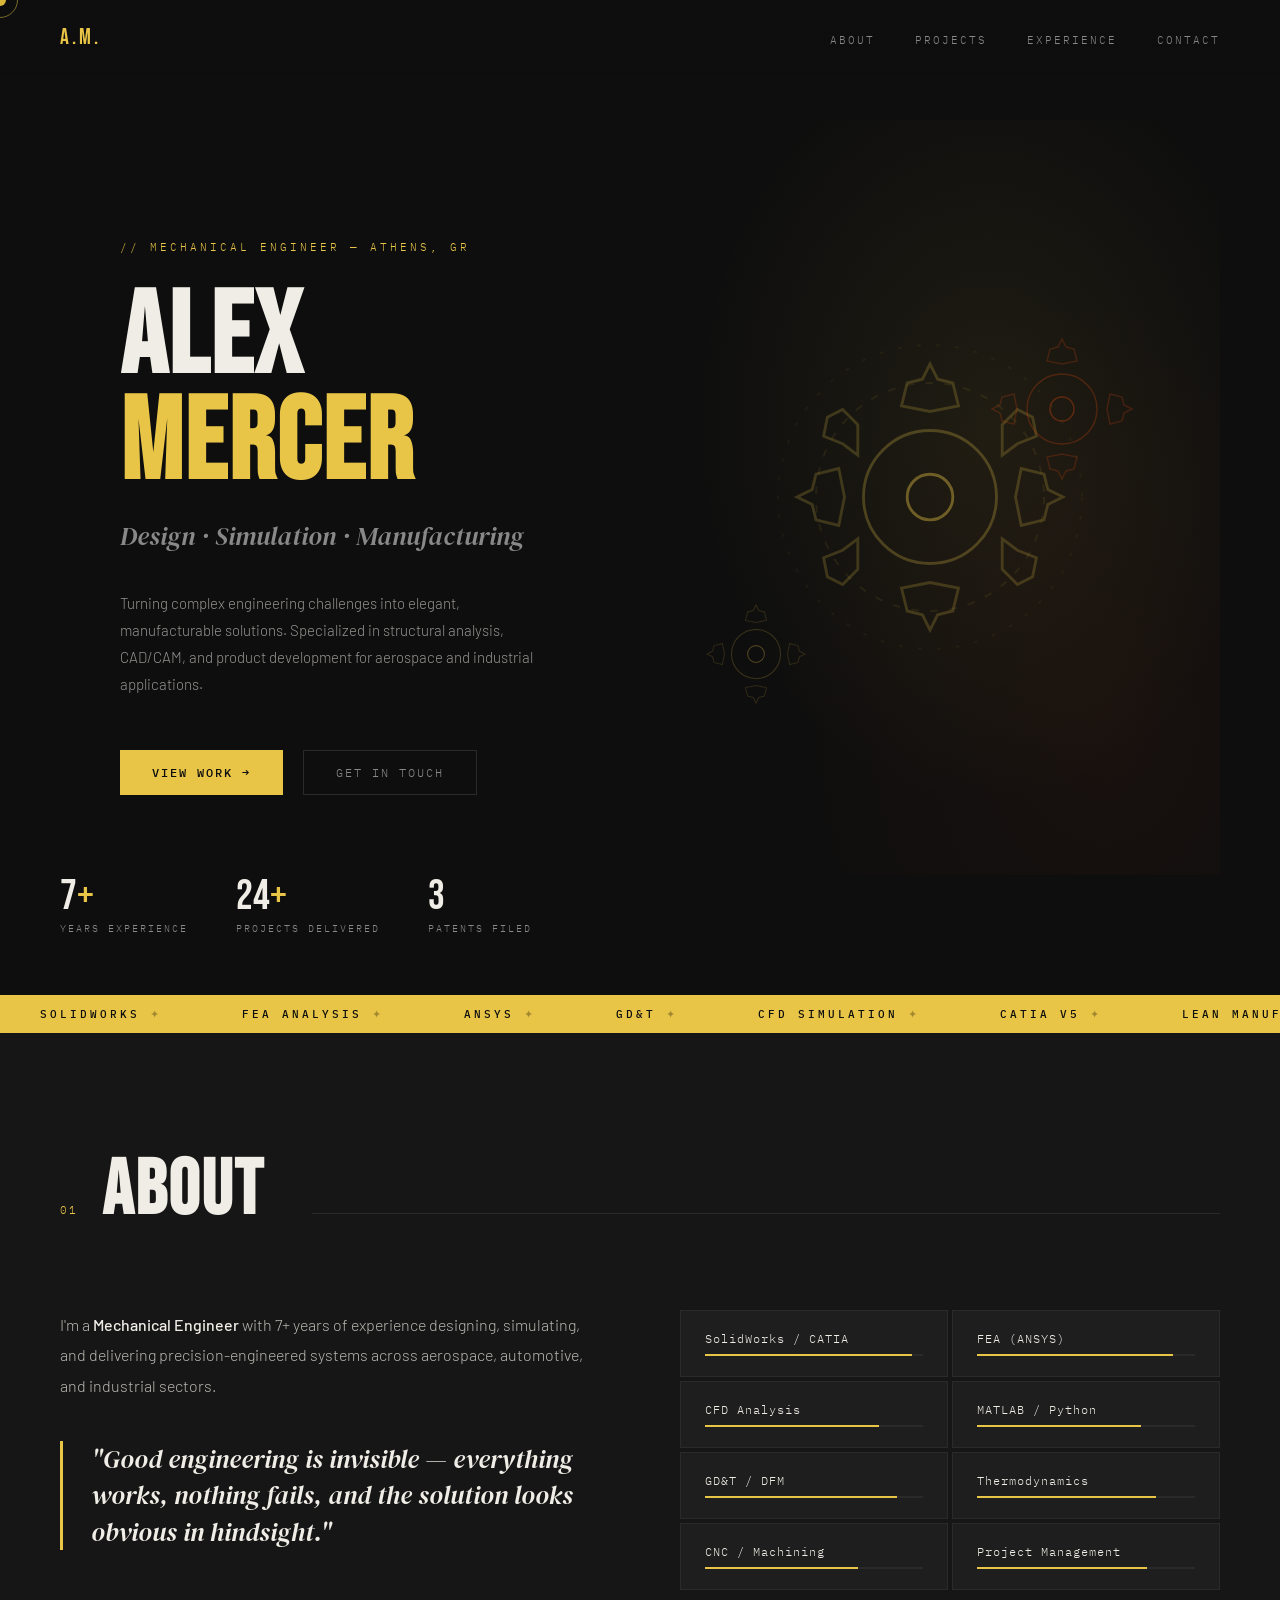
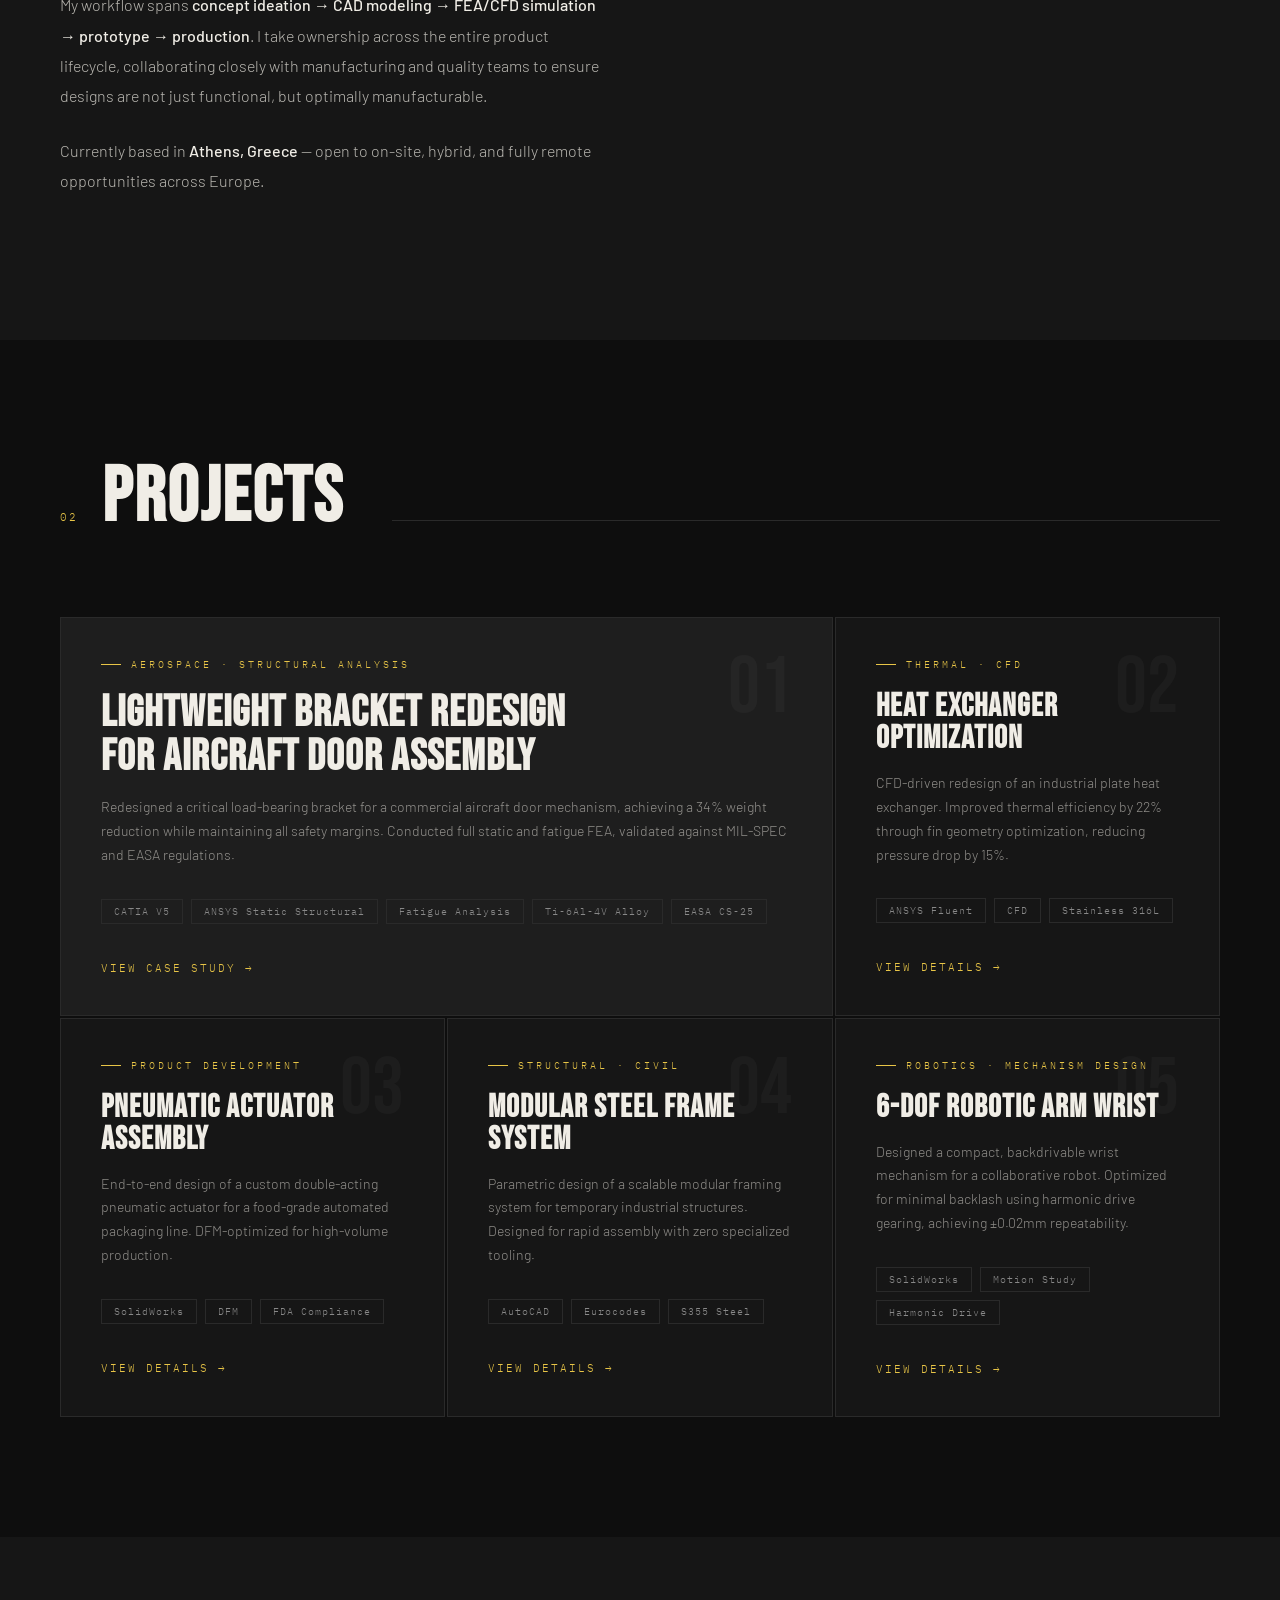
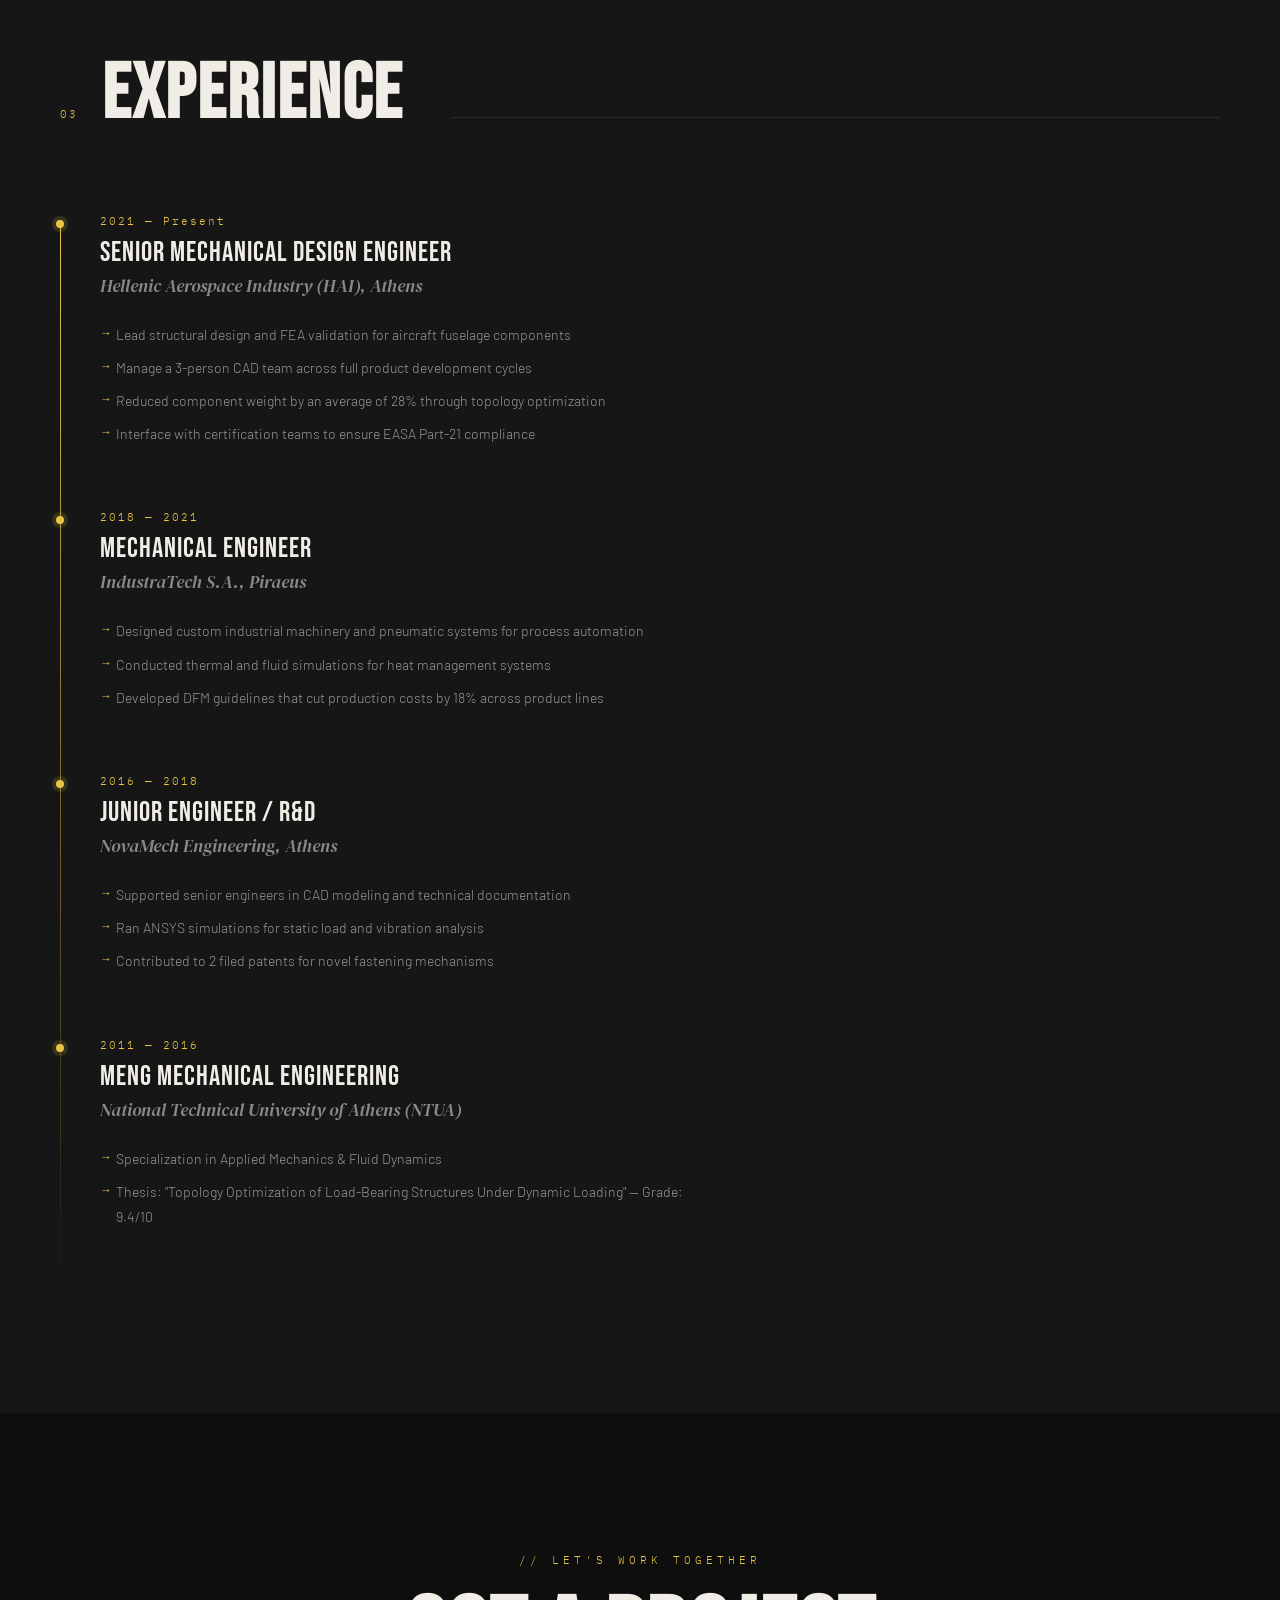
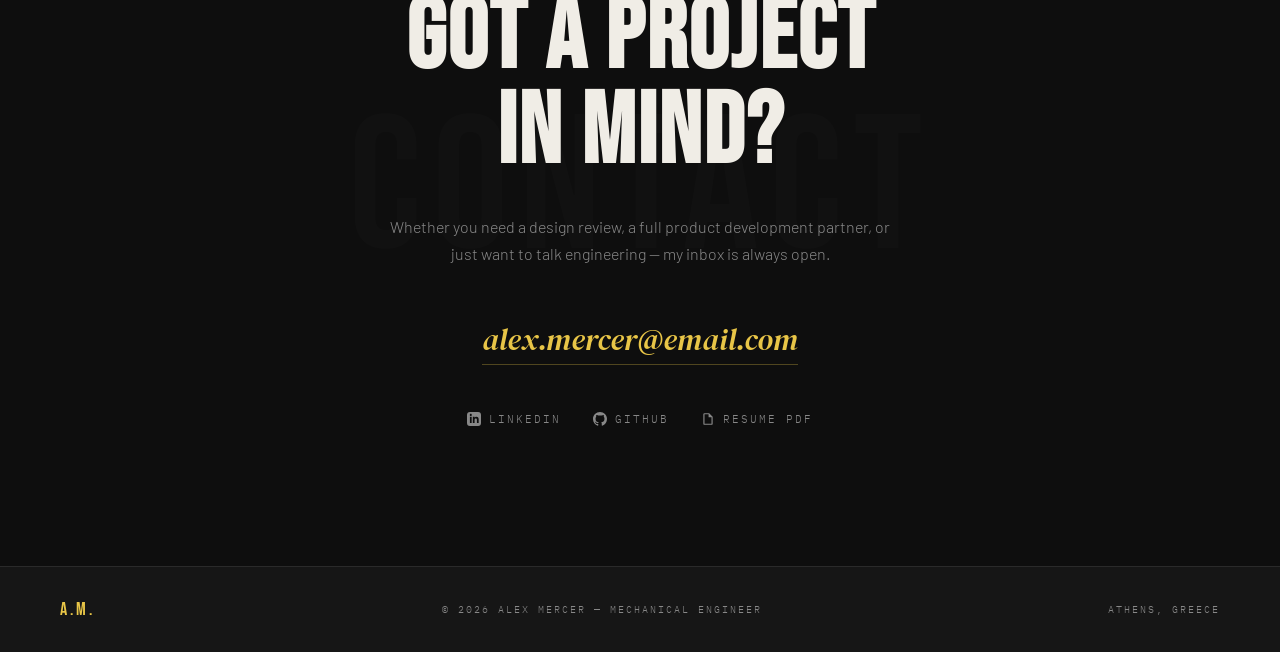
<file: portfolio.html>
<!DOCTYPE html>
<html lang="en">
<head>
<meta charset="UTF-8">
<meta name="viewport" content="width=device-width, initial-scale=1.0">
<title>Alex Mercer — Mechanical Engineer</title>
<link rel="preconnect" href="https://fonts.googleapis.com">
<link href="https://fonts.googleapis.com/css2?family=Bebas+Neue&family=DM+Serif+Display:ital@0;1&family=IBM+Plex+Mono:wght@300;400;500&family=Barlow:wght@300;400;500;600&display=swap" rel="stylesheet">
<style>
  :root {
    --bg: #0e0e0e;
    --surface: #161616;
    --surface2: #1e1e1e;
    --border: #2a2a2a;
    --text: #f0ede6;
    --muted: #888;
    --accent: #e8c547;
    --accent2: #c4420f;
    --white: #f0ede6;
  }

  *, *::before, *::after { box-sizing: border-box; margin: 0; padding: 0; }

  html { scroll-behavior: smooth; }

  body {
    background: var(--bg);
    color: var(--text);
    font-family: 'Barlow', sans-serif;
    font-weight: 300;
    overflow-x: hidden;
    cursor: none;
  }

  /* Custom cursor */
  .cursor {
    width: 12px; height: 12px;
    background: var(--accent);
    border-radius: 50%;
    position: fixed;
    pointer-events: none;
    z-index: 9999;
    transform: translate(-50%, -50%);
    transition: transform 0.1s, width 0.2s, height 0.2s, opacity 0.2s;
    mix-blend-mode: difference;
  }
  .cursor-ring {
    width: 36px; height: 36px;
    border: 1px solid rgba(232,197,71,0.5);
    border-radius: 50%;
    position: fixed;
    pointer-events: none;
    z-index: 9998;
    transform: translate(-50%, -50%);
    transition: transform 0.15s ease-out, width 0.3s, height 0.3s;
  }
  .cursor.hover { width: 20px; height: 20px; }
  .cursor-ring.hover { width: 56px; height: 56px; }

  /* Nav */
  nav {
    position: fixed; top: 0; left: 0; right: 0; z-index: 100;
    display: flex; align-items: center; justify-content: space-between;
    padding: 24px 60px;
    background: linear-gradient(to bottom, rgba(14,14,14,0.95) 0%, transparent 100%);
    backdrop-filter: blur(1px);
  }
  .nav-logo {
    font-family: 'Bebas Neue', sans-serif;
    font-size: 22px;
    letter-spacing: 3px;
    color: var(--accent);
    text-decoration: none;
  }
  .nav-links { display: flex; gap: 40px; list-style: none; }
  .nav-links a {
    font-family: 'IBM Plex Mono', monospace;
    font-size: 11px;
    letter-spacing: 2px;
    text-transform: uppercase;
    color: var(--muted);
    text-decoration: none;
    transition: color 0.3s;
    position: relative;
  }
  .nav-links a::after {
    content: '';
    position: absolute; bottom: -4px; left: 0; right: 0;
    height: 1px; background: var(--accent);
    transform: scaleX(0);
    transition: transform 0.3s;
  }
  .nav-links a:hover { color: var(--accent); }
  .nav-links a:hover::after { transform: scaleX(1); }

  /* Hero */
  #hero {
    min-height: 100vh;
    display: grid;
    grid-template-columns: 1fr 1fr;
    position: relative;
    overflow: hidden;
  }

  .hero-left {
    display: flex;
    flex-direction: column;
    justify-content: center;
    padding: 120px 60px 80px;
    position: relative;
    z-index: 2;
  }

  .hero-tag {
    font-family: 'IBM Plex Mono', monospace;
    font-size: 11px;
    letter-spacing: 3px;
    color: var(--accent);
    text-transform: uppercase;
    margin-bottom: 32px;
    opacity: 0;
    animation: fadeUp 0.8s 0.2s forwards;
  }

  .hero-name {
    font-family: 'Bebas Neue', sans-serif;
    font-size: clamp(72px, 9vw, 128px);
    line-height: 0.92;
    letter-spacing: 2px;
    color: var(--white);
    opacity: 0;
    animation: fadeUp 0.9s 0.4s forwards;
  }
  .hero-name span { color: var(--accent); }

  .hero-title {
    font-family: 'DM Serif Display', serif;
    font-style: italic;
    font-size: clamp(18px, 2.2vw, 26px);
    color: var(--muted);
    margin-top: 20px;
    opacity: 0;
    animation: fadeUp 0.9s 0.6s forwards;
  }

  .hero-desc {
    font-size: 15px;
    line-height: 1.8;
    color: rgba(240,237,230,0.6);
    margin-top: 36px;
    max-width: 440px;
    opacity: 0;
    animation: fadeUp 0.9s 0.8s forwards;
  }

  .hero-cta {
    display: flex; gap: 20px; margin-top: 52px;
    opacity: 0; animation: fadeUp 0.9s 1s forwards;
  }
  .btn-primary {
    display: inline-flex; align-items: center; gap: 12px;
    padding: 14px 32px;
    background: var(--accent);
    color: #0e0e0e;
    font-family: 'IBM Plex Mono', monospace;
    font-size: 12px; font-weight: 500;
    letter-spacing: 2px; text-transform: uppercase;
    text-decoration: none;
    transition: transform 0.3s, box-shadow 0.3s;
  }
  .btn-primary:hover {
    transform: translate(-3px, -3px);
    box-shadow: 6px 6px 0 var(--accent2);
  }
  .btn-outline {
    display: inline-flex; align-items: center; gap: 12px;
    padding: 14px 32px;
    border: 1px solid var(--border);
    color: var(--muted);
    font-family: 'IBM Plex Mono', monospace;
    font-size: 12px;
    letter-spacing: 2px; text-transform: uppercase;
    text-decoration: none;
    transition: border-color 0.3s, color 0.3s, transform 0.3s;
  }
  .btn-outline:hover {
    border-color: var(--accent);
    color: var(--accent);
    transform: translate(-3px, -3px);
  }

  .hero-right {
    position: relative;
    display: flex;
    align-items: center;
    justify-content: center;
    overflow: hidden;
  }

  .hero-visual {
    position: absolute;
    inset: 0;
    background:
      radial-gradient(ellipse at 60% 40%, rgba(232,197,71,0.08) 0%, transparent 60%),
      radial-gradient(ellipse at 80% 80%, rgba(196,66,15,0.06) 0%, transparent 50%);
  }

  .gear-svg {
    position: absolute;
    opacity: 0;
    animation: fadeIn 1.5s 1.2s forwards;
  }
  .gear-svg.g1 {
    width: 380px; top: 50%; left: 50%;
    transform: translate(-50%, -50%);
    animation: fadeIn 1.5s 1.2s forwards, rotateCW 40s linear infinite;
  }
  .gear-svg.g2 {
    width: 200px; top: 25%; right: 10%;
    animation: fadeIn 1.5s 1.4s forwards, rotateCCW 25s linear infinite;
  }
  .gear-svg.g3 {
    width: 140px; bottom: 20%; left: 8%;
    animation: fadeIn 1.5s 1.6s forwards, rotateCW 30s linear infinite;
  }

  .hero-stats {
    position: absolute; bottom: 60px; left: 60px;
    display: flex; gap: 48px;
    opacity: 0; animation: fadeUp 0.9s 1.2s forwards;
  }
  .stat { display: flex; flex-direction: column; gap: 4px; }
  .stat-num {
    font-family: 'Bebas Neue', sans-serif;
    font-size: 42px;
    color: var(--white);
    line-height: 1;
  }
  .stat-num span { color: var(--accent); }
  .stat-label {
    font-family: 'IBM Plex Mono', monospace;
    font-size: 10px;
    letter-spacing: 2px;
    text-transform: uppercase;
    color: var(--muted);
  }

  /* Ticker */
  .ticker {
    background: var(--accent);
    padding: 12px 0;
    overflow: hidden;
    position: relative;
  }
  .ticker-inner {
    display: flex;
    animation: ticker 20s linear infinite;
    white-space: nowrap;
  }
  .ticker-item {
    font-family: 'IBM Plex Mono', monospace;
    font-size: 11px;
    font-weight: 500;
    letter-spacing: 3px;
    text-transform: uppercase;
    color: #0e0e0e;
    padding: 0 40px;
    flex-shrink: 0;
  }
  .ticker-sep { color: rgba(0,0,0,0.3); }

  /* Section layout */
  section { padding: 120px 60px; }
  .section-header {
    display: flex;
    align-items: baseline;
    gap: 24px;
    margin-bottom: 80px;
  }
  .section-num {
    font-family: 'IBM Plex Mono', monospace;
    font-size: 11px;
    letter-spacing: 2px;
    color: var(--accent);
  }
  .section-title {
    font-family: 'Bebas Neue', sans-serif;
    font-size: clamp(48px, 6vw, 80px);
    letter-spacing: 2px;
    color: var(--white);
    line-height: 1;
  }
  .section-line {
    flex: 1;
    height: 1px;
    background: var(--border);
    margin-left: 24px;
  }

  /* About */
  #about { background: var(--surface); }
  .about-grid {
    display: grid;
    grid-template-columns: 1fr 1fr;
    gap: 80px;
    align-items: start;
  }
  .about-text p {
    font-size: 16px;
    line-height: 1.9;
    color: rgba(240,237,230,0.75);
    margin-bottom: 24px;
  }
  .about-text p strong { color: var(--white); font-weight: 500; }
  .about-highlight {
    font-family: 'DM Serif Display', serif;
    font-style: italic;
    font-size: 26px;
    line-height: 1.4;
    color: var(--white);
    border-left: 3px solid var(--accent);
    padding-left: 28px;
    margin: 40px 0;
  }

  .skills-grid {
    display: grid;
    grid-template-columns: 1fr 1fr;
    gap: 4px;
  }
  .skill-item {
    background: var(--surface2);
    padding: 20px 24px;
    border: 1px solid var(--border);
    transition: border-color 0.3s, transform 0.3s;
    position: relative;
    overflow: hidden;
  }
  .skill-item::before {
    content: '';
    position: absolute;
    left: 0; top: 0; bottom: 0;
    width: 0;
    background: var(--accent);
    transition: width 0.4s;
    opacity: 0.08;
  }
  .skill-item:hover::before { width: 100%; }
  .skill-item:hover { border-color: var(--accent); transform: translateX(4px); }
  .skill-name {
    font-family: 'IBM Plex Mono', monospace;
    font-size: 12px;
    letter-spacing: 1px;
    color: var(--white);
    display: block;
    margin-bottom: 8px;
  }
  .skill-bar-bg {
    height: 2px;
    background: var(--border);
    position: relative;
  }
  .skill-bar {
    position: absolute;
    left: 0; top: 0; height: 100%;
    background: var(--accent);
    transition: width 1.5s cubic-bezier(0.19, 1, 0.22, 1);
  }

  /* Projects */
  #projects { background: var(--bg); }
  .projects-grid {
    display: grid;
    grid-template-columns: repeat(3, 1fr);
    gap: 2px;
  }
  .project-card {
    background: var(--surface);
    border: 1px solid var(--border);
    padding: 40px;
    position: relative;
    overflow: hidden;
    transition: transform 0.4s cubic-bezier(0.19, 1, 0.22, 1);
    cursor: none;
  }
  .project-card::after {
    content: '';
    position: absolute;
    inset: 0;
    background: linear-gradient(135deg, var(--accent) 0%, var(--accent2) 100%);
    opacity: 0;
    transition: opacity 0.4s;
    z-index: 0;
  }
  .project-card:hover { transform: translateY(-8px); }
  .project-card:hover::after { opacity: 0.04; }
  .project-card > * { position: relative; z-index: 1; }
  .project-card.featured {
    grid-column: span 2;
    background: var(--surface2);
  }

  .project-category {
    font-family: 'IBM Plex Mono', monospace;
    font-size: 10px;
    letter-spacing: 3px;
    text-transform: uppercase;
    color: var(--accent);
    margin-bottom: 20px;
    display: flex;
    align-items: center;
    gap: 10px;
  }
  .project-category::before {
    content: '';
    display: inline-block;
    width: 20px; height: 1px;
    background: var(--accent);
  }

  .project-title {
    font-family: 'Bebas Neue', sans-serif;
    font-size: 32px;
    letter-spacing: 1px;
    color: var(--white);
    line-height: 1;
    margin-bottom: 16px;
  }
  .project-card.featured .project-title { font-size: 44px; }

  .project-desc {
    font-size: 14px;
    line-height: 1.7;
    color: rgba(240,237,230,0.55);
    margin-bottom: 32px;
  }

  .project-tags {
    display: flex; flex-wrap: wrap; gap: 8px;
    margin-bottom: 32px;
  }
  .tag {
    font-family: 'IBM Plex Mono', monospace;
    font-size: 10px;
    letter-spacing: 1px;
    padding: 5px 12px;
    border: 1px solid var(--border);
    color: var(--muted);
  }

  .project-link {
    font-family: 'IBM Plex Mono', monospace;
    font-size: 11px;
    letter-spacing: 2px;
    text-transform: uppercase;
    color: var(--accent);
    text-decoration: none;
    display: inline-flex;
    align-items: center;
    gap: 8px;
    transition: gap 0.3s;
  }
  .project-link:hover { gap: 14px; }

  .project-num {
    position: absolute;
    top: 30px; right: 40px;
    font-family: 'Bebas Neue', sans-serif;
    font-size: 80px;
    color: rgba(255,255,255,0.03);
    line-height: 1;
    pointer-events: none;
  }

  /* Experience */
  #experience { background: var(--surface); }
  .timeline { position: relative; padding-left: 40px; }
  .timeline::before {
    content: '';
    position: absolute; left: 0; top: 8px; bottom: 0;
    width: 1px;
    background: linear-gradient(to bottom, var(--accent), transparent);
  }
  .timeline-item {
    position: relative;
    padding-bottom: 60px;
    opacity: 0;
    transform: translateY(20px);
    transition: opacity 0.6s, transform 0.6s;
  }
  .timeline-item.visible { opacity: 1; transform: none; }
  .timeline-item::before {
    content: '';
    position: absolute;
    left: -44px; top: 6px;
    width: 8px; height: 8px;
    background: var(--accent);
    border-radius: 50%;
    box-shadow: 0 0 0 4px rgba(232,197,71,0.15);
  }
  .timeline-period {
    font-family: 'IBM Plex Mono', monospace;
    font-size: 11px;
    letter-spacing: 2px;
    color: var(--accent);
    margin-bottom: 8px;
  }
  .timeline-role {
    font-family: 'Bebas Neue', sans-serif;
    font-size: 28px;
    letter-spacing: 1px;
    color: var(--white);
    margin-bottom: 4px;
  }
  .timeline-company {
    font-family: 'DM Serif Display', serif;
    font-style: italic;
    font-size: 18px;
    color: var(--muted);
    margin-bottom: 20px;
  }
  .timeline-desc {
    font-size: 14px;
    line-height: 1.8;
    color: rgba(240,237,230,0.6);
    max-width: 600px;
  }
  .timeline-desc ul { list-style: none; }
  .timeline-desc li { padding: 4px 0; padding-left: 16px; position: relative; }
  .timeline-desc li::before {
    content: '→';
    position: absolute; left: 0;
    color: var(--accent);
    font-size: 12px;
  }

  /* Contact */
  #contact {
    background: var(--bg);
    text-align: center;
    padding: 140px 60px;
    position: relative;
    overflow: hidden;
  }
  .contact-bg-text {
    position: absolute;
    left: 50%; top: 50%;
    transform: translate(-50%, -50%);
    font-family: 'Bebas Neue', sans-serif;
    font-size: clamp(100px, 15vw, 200px);
    color: rgba(255,255,255,0.015);
    letter-spacing: 10px;
    pointer-events: none;
    white-space: nowrap;
  }
  .contact-label {
    font-family: 'IBM Plex Mono', monospace;
    font-size: 11px;
    letter-spacing: 4px;
    text-transform: uppercase;
    color: var(--accent);
    margin-bottom: 24px;
  }
  .contact-heading {
    font-family: 'Bebas Neue', sans-serif;
    font-size: clamp(56px, 8vw, 100px);
    letter-spacing: 2px;
    color: var(--white);
    line-height: 0.95;
    margin-bottom: 32px;
  }
  .contact-sub {
    font-size: 16px;
    color: var(--muted);
    line-height: 1.7;
    max-width: 500px;
    margin: 0 auto 52px;
  }
  .contact-email {
    font-family: 'DM Serif Display', serif;
    font-style: italic;
    font-size: clamp(20px, 2.5vw, 30px);
    color: var(--accent);
    text-decoration: none;
    border-bottom: 1px solid rgba(232,197,71,0.3);
    padding-bottom: 4px;
    transition: border-color 0.3s;
  }
  .contact-email:hover { border-color: var(--accent); }

  .social-links {
    display: flex;
    justify-content: center;
    gap: 32px;
    margin-top: 52px;
  }
  .social-link {
    font-family: 'IBM Plex Mono', monospace;
    font-size: 11px;
    letter-spacing: 2px;
    text-transform: uppercase;
    color: var(--muted);
    text-decoration: none;
    transition: color 0.3s;
    display: flex;
    align-items: center;
    gap: 8px;
  }
  .social-link:hover { color: var(--accent); }

  /* Footer */
  footer {
    background: var(--surface);
    padding: 32px 60px;
    display: flex;
    align-items: center;
    justify-content: space-between;
    border-top: 1px solid var(--border);
  }
  .footer-logo {
    font-family: 'Bebas Neue', sans-serif;
    font-size: 18px;
    letter-spacing: 3px;
    color: var(--accent);
  }
  .footer-text {
    font-family: 'IBM Plex Mono', monospace;
    font-size: 10px;
    letter-spacing: 2px;
    color: var(--muted);
    text-transform: uppercase;
  }

  /* Animations */
  @keyframes fadeUp {
    from { opacity: 0; transform: translateY(30px); }
    to { opacity: 1; transform: translateY(0); }
  }
  @keyframes fadeIn {
    from { opacity: 0; }
    to { opacity: 1; }
  }
  @keyframes rotateCW {
    from { transform: translate(-50%, -50%) rotate(0deg); }
    to { transform: translate(-50%, -50%) rotate(360deg); }
  }
  @keyframes rotateCCW {
    from { transform: rotate(0deg); }
    to { transform: rotate(-360deg); }
  }
  @keyframes ticker {
    from { transform: translateX(0); }
    to { transform: translateX(-50%); }
  }

  /* Responsive */
  @media (max-width: 900px) {
    nav { padding: 20px 24px; }
    .nav-links { display: none; }
    #hero { grid-template-columns: 1fr; }
    .hero-left { padding: 120px 24px 60px; }
    .hero-right { display: none; }
    .hero-stats { left: 24px; bottom: 40px; gap: 32px; }
    section { padding: 80px 24px; }
    .about-grid { grid-template-columns: 1fr; gap: 48px; }
    .projects-grid { grid-template-columns: 1fr; }
    .project-card.featured { grid-column: span 1; }
    footer { flex-direction: column; gap: 16px; text-align: center; }
  }
</style>
</head>
<body>

<!-- Custom Cursor -->
<div class="cursor" id="cursor"></div>
<div class="cursor-ring" id="cursorRing"></div>

<!-- Navigation -->
<nav>
  <a href="#hero" class="nav-logo">A.M.</a>
  <ul class="nav-links">
    <li><a href="#about">About</a></li>
    <li><a href="#projects">Projects</a></li>
    <li><a href="#experience">Experience</a></li>
    <li><a href="#contact">Contact</a></li>
  </ul>
</nav>

<!-- Hero -->
<section id="hero">
  <div class="hero-left">
    <div class="hero-tag">// Mechanical Engineer — Athens, GR</div>
    <h1 class="hero-name">Alex<br><span>Mercer</span></h1>
    <p class="hero-title">Design · Simulation · Manufacturing</p>
    <p class="hero-desc">
      Turning complex engineering challenges into elegant, manufacturable solutions. Specialized in structural analysis, CAD/CAM, and product development for aerospace and industrial applications.
    </p>
    <div class="hero-cta">
      <a href="#projects" class="btn-primary">View Work →</a>
      <a href="#contact" class="btn-outline">Get in Touch</a>
    </div>
  </div>

  <div class="hero-right">
    <div class="hero-visual"></div>
    <!-- Inline SVG Gear -->
    <svg class="gear-svg g1" viewBox="0 0 200 200" fill="none" xmlns="http://www.w3.org/2000/svg">
      <circle cx="100" cy="100" r="35" stroke="rgba(232,197,71,0.25)" stroke-width="1.5"/>
      <circle cx="100" cy="100" r="12" stroke="rgba(232,197,71,0.4)" stroke-width="1.5"/>
      <g stroke="rgba(232,197,71,0.2)" stroke-width="1.5">
        <path d="M85 52 L88 40 L96 38 L100 30 L104 38 L112 40 L115 52 L100 55 Z"/>
        <path d="M85 148 L88 160 L96 162 L100 170 L104 162 L112 160 L115 148 L100 145 Z"/>
        <path d="M52 85 L40 88 L38 96 L30 100 L38 104 L40 112 L52 115 L55 100 Z"/>
        <path d="M148 85 L160 88 L162 96 L170 100 L162 104 L160 112 L148 115 L145 100 Z"/>
        <path d="M62 62 L54 54 L46 58 L44 68 L54 72 L62 78 Z"/>
        <path d="M138 62 L146 54 L154 58 L156 68 L146 72 L138 78 Z"/>
        <path d="M62 138 L54 146 L46 142 L44 132 L54 128 L62 122 Z"/>
        <path d="M138 138 L146 146 L154 142 L156 132 L146 128 L138 122 Z"/>
      </g>
      <circle cx="100" cy="100" r="60" stroke="rgba(232,197,71,0.08)" stroke-width="1" stroke-dasharray="4 6"/>
      <circle cx="100" cy="100" r="80" stroke="rgba(232,197,71,0.05)" stroke-width="1" stroke-dasharray="2 8"/>
    </svg>

    <svg class="gear-svg g2" viewBox="0 0 200 200" fill="none" xmlns="http://www.w3.org/2000/svg">
      <circle cx="100" cy="100" r="35" stroke="rgba(196,66,15,0.3)" stroke-width="1.5"/>
      <circle cx="100" cy="100" r="12" stroke="rgba(196,66,15,0.4)" stroke-width="1.5"/>
      <g stroke="rgba(196,66,15,0.25)" stroke-width="1.5">
        <path d="M85 52 L88 40 L96 38 L100 30 L104 38 L112 40 L115 52 L100 55 Z"/>
        <path d="M85 148 L88 160 L96 162 L100 170 L104 162 L112 160 L115 148 L100 145 Z"/>
        <path d="M52 85 L40 88 L38 96 L30 100 L38 104 L40 112 L52 115 L55 100 Z"/>
        <path d="M148 85 L160 88 L162 96 L170 100 L162 104 L160 112 L148 115 L145 100 Z"/>
      </g>
    </svg>

    <svg class="gear-svg g3" viewBox="0 0 200 200" fill="none" xmlns="http://www.w3.org/2000/svg">
      <circle cx="100" cy="100" r="35" stroke="rgba(232,197,71,0.2)" stroke-width="1.5"/>
      <circle cx="100" cy="100" r="12" stroke="rgba(232,197,71,0.3)" stroke-width="1.5"/>
      <g stroke="rgba(232,197,71,0.15)" stroke-width="1.5">
        <path d="M85 52 L88 40 L96 38 L100 30 L104 38 L112 40 L115 52 L100 55 Z"/>
        <path d="M85 148 L88 160 L96 162 L100 170 L104 162 L112 160 L115 148 L100 145 Z"/>
        <path d="M52 85 L40 88 L38 96 L30 100 L38 104 L40 112 L52 115 L55 100 Z"/>
        <path d="M148 85 L160 88 L162 96 L170 100 L162 104 L160 112 L148 115 L145 100 Z"/>
      </g>
    </svg>
  </div>

  <div class="hero-stats">
    <div class="stat">
      <div class="stat-num">7<span>+</span></div>
      <div class="stat-label">Years Experience</div>
    </div>
    <div class="stat">
      <div class="stat-num">24<span>+</span></div>
      <div class="stat-label">Projects Delivered</div>
    </div>
    <div class="stat">
      <div class="stat-num">3<span></span></div>
      <div class="stat-label">Patents Filed</div>
    </div>
  </div>
</section>

<!-- Ticker -->
<div class="ticker">
  <div class="ticker-inner" id="tickerInner">
    <span class="ticker-item">SolidWorks <span class="ticker-sep">✦</span></span>
    <span class="ticker-item">FEA Analysis <span class="ticker-sep">✦</span></span>
    <span class="ticker-item">ANSYS <span class="ticker-sep">✦</span></span>
    <span class="ticker-item">GD&T <span class="ticker-sep">✦</span></span>
    <span class="ticker-item">CFD Simulation <span class="ticker-sep">✦</span></span>
    <span class="ticker-item">CATIA V5 <span class="ticker-sep">✦</span></span>
    <span class="ticker-item">Lean Manufacturing <span class="ticker-sep">✦</span></span>
    <span class="ticker-item">DFM / DFA <span class="ticker-sep">✦</span></span>
    <span class="ticker-item">MATLAB <span class="ticker-sep">✦</span></span>
    <span class="ticker-item">Thermodynamics <span class="ticker-sep">✦</span></span>
    <span class="ticker-item">CNC Machining <span class="ticker-sep">✦</span></span>
    <span class="ticker-item">Rapid Prototyping <span class="ticker-sep">✦</span></span>
    <!-- Duplicate for seamless loop -->
    <span class="ticker-item">SolidWorks <span class="ticker-sep">✦</span></span>
    <span class="ticker-item">FEA Analysis <span class="ticker-sep">✦</span></span>
    <span class="ticker-item">ANSYS <span class="ticker-sep">✦</span></span>
    <span class="ticker-item">GD&T <span class="ticker-sep">✦</span></span>
    <span class="ticker-item">CFD Simulation <span class="ticker-sep">✦</span></span>
    <span class="ticker-item">CATIA V5 <span class="ticker-sep">✦</span></span>
    <span class="ticker-item">Lean Manufacturing <span class="ticker-sep">✦</span></span>
    <span class="ticker-item">DFM / DFA <span class="ticker-sep">✦</span></span>
    <span class="ticker-item">MATLAB <span class="ticker-sep">✦</span></span>
    <span class="ticker-item">Thermodynamics <span class="ticker-sep">✦</span></span>
    <span class="ticker-item">CNC Machining <span class="ticker-sep">✦</span></span>
    <span class="ticker-item">Rapid Prototyping <span class="ticker-sep">✦</span></span>
  </div>
</div>

<!-- About -->
<section id="about">
  <div class="section-header">
    <span class="section-num">01</span>
    <h2 class="section-title">About</h2>
    <div class="section-line"></div>
  </div>
  <div class="about-grid">
    <div class="about-text">
      <p>I'm a <strong>Mechanical Engineer</strong> with 7+ years of experience designing, simulating, and delivering precision-engineered systems across aerospace, automotive, and industrial sectors.</p>
      <blockquote class="about-highlight">
        "Good engineering is invisible — everything works, nothing fails, and the solution looks obvious in hindsight."
      </blockquote>
      <p>My workflow spans <strong>concept ideation → CAD modeling → FEA/CFD simulation → prototype → production</strong>. I take ownership across the entire product lifecycle, collaborating closely with manufacturing and quality teams to ensure designs are not just functional, but optimally manufacturable.</p>
      <p>Currently based in <strong>Athens, Greece</strong> — open to on-site, hybrid, and fully remote opportunities across Europe.</p>
    </div>
    <div>
      <div class="skills-grid" id="skillsGrid">
        <div class="skill-item">
          <span class="skill-name">SolidWorks / CATIA</span>
          <div class="skill-bar-bg"><div class="skill-bar" data-width="95%"></div></div>
        </div>
        <div class="skill-item">
          <span class="skill-name">FEA (ANSYS)</span>
          <div class="skill-bar-bg"><div class="skill-bar" data-width="90%"></div></div>
        </div>
        <div class="skill-item">
          <span class="skill-name">CFD Analysis</span>
          <div class="skill-bar-bg"><div class="skill-bar" data-width="80%"></div></div>
        </div>
        <div class="skill-item">
          <span class="skill-name">MATLAB / Python</span>
          <div class="skill-bar-bg"><div class="skill-bar" data-width="75%"></div></div>
        </div>
        <div class="skill-item">
          <span class="skill-name">GD&T / DFM</span>
          <div class="skill-bar-bg"><div class="skill-bar" data-width="88%"></div></div>
        </div>
        <div class="skill-item">
          <span class="skill-name">Thermodynamics</span>
          <div class="skill-bar-bg"><div class="skill-bar" data-width="82%"></div></div>
        </div>
        <div class="skill-item">
          <span class="skill-name">CNC / Machining</span>
          <div class="skill-bar-bg"><div class="skill-bar" data-width="70%"></div></div>
        </div>
        <div class="skill-item">
          <span class="skill-name">Project Management</span>
          <div class="skill-bar-bg"><div class="skill-bar" data-width="78%"></div></div>
        </div>
      </div>
    </div>
  </div>
</section>

<!-- Projects -->
<section id="projects">
  <div class="section-header">
    <span class="section-num">02</span>
    <h2 class="section-title">Projects</h2>
    <div class="section-line"></div>
  </div>
  <div class="projects-grid">

    <div class="project-card featured">
      <div class="project-num">01</div>
      <div class="project-category">Aerospace · Structural Analysis</div>
      <h3 class="project-title">Lightweight Bracket Redesign<br>for Aircraft Door Assembly</h3>
      <p class="project-desc">Redesigned a critical load-bearing bracket for a commercial aircraft door mechanism, achieving a 34% weight reduction while maintaining all safety margins. Conducted full static and fatigue FEA, validated against MIL-SPEC and EASA regulations.</p>
      <div class="project-tags">
        <span class="tag">CATIA V5</span>
        <span class="tag">ANSYS Static Structural</span>
        <span class="tag">Fatigue Analysis</span>
        <span class="tag">Ti-6Al-4V Alloy</span>
        <span class="tag">EASA CS-25</span>
      </div>
      <a href="#" class="project-link">View Case Study →</a>
    </div>

    <div class="project-card">
      <div class="project-num">02</div>
      <div class="project-category">Thermal · CFD</div>
      <h3 class="project-title">Heat Exchanger Optimization</h3>
      <p class="project-desc">CFD-driven redesign of an industrial plate heat exchanger. Improved thermal efficiency by 22% through fin geometry optimization, reducing pressure drop by 15%.</p>
      <div class="project-tags">
        <span class="tag">ANSYS Fluent</span>
        <span class="tag">CFD</span>
        <span class="tag">Stainless 316L</span>
      </div>
      <a href="#" class="project-link">View Details →</a>
    </div>

    <div class="project-card">
      <div class="project-num">03</div>
      <div class="project-category">Product Development</div>
      <h3 class="project-title">Pneumatic Actuator Assembly</h3>
      <p class="project-desc">End-to-end design of a custom double-acting pneumatic actuator for a food-grade automated packaging line. DFM-optimized for high-volume production.</p>
      <div class="project-tags">
        <span class="tag">SolidWorks</span>
        <span class="tag">DFM</span>
        <span class="tag">FDA Compliance</span>
      </div>
      <a href="#" class="project-link">View Details →</a>
    </div>

    <div class="project-card">
      <div class="project-num">04</div>
      <div class="project-category">Structural · Civil</div>
      <h3 class="project-title">Modular Steel Frame System</h3>
      <p class="project-desc">Parametric design of a scalable modular framing system for temporary industrial structures. Designed for rapid assembly with zero specialized tooling.</p>
      <div class="project-tags">
        <span class="tag">AutoCAD</span>
        <span class="tag">Eurocodes</span>
        <span class="tag">S355 Steel</span>
      </div>
      <a href="#" class="project-link">View Details →</a>
    </div>

    <div class="project-card">
      <div class="project-num">05</div>
      <div class="project-category">Robotics · Mechanism Design</div>
      <h3 class="project-title">6-DOF Robotic Arm Wrist</h3>
      <p class="project-desc">Designed a compact, backdrivable wrist mechanism for a collaborative robot. Optimized for minimal backlash using harmonic drive gearing, achieving ±0.02mm repeatability.</p>
      <div class="project-tags">
        <span class="tag">SolidWorks</span>
        <span class="tag">Motion Study</span>
        <span class="tag">Harmonic Drive</span>
      </div>
      <a href="#" class="project-link">View Details →</a>
    </div>

  </div>
</section>

<!-- Experience -->
<section id="experience">
  <div class="section-header">
    <span class="section-num">03</span>
    <h2 class="section-title">Experience</h2>
    <div class="section-line"></div>
  </div>
  <div class="timeline" id="timeline">

    <div class="timeline-item">
      <div class="timeline-period">2021 — Present</div>
      <div class="timeline-role">Senior Mechanical Design Engineer</div>
      <div class="timeline-company">Hellenic Aerospace Industry (HAI), Athens</div>
      <div class="timeline-desc">
        <ul>
          <li>Lead structural design and FEA validation for aircraft fuselage components</li>
          <li>Manage a 3-person CAD team across full product development cycles</li>
          <li>Reduced component weight by an average of 28% through topology optimization</li>
          <li>Interface with certification teams to ensure EASA Part-21 compliance</li>
        </ul>
      </div>
    </div>

    <div class="timeline-item">
      <div class="timeline-period">2018 — 2021</div>
      <div class="timeline-role">Mechanical Engineer</div>
      <div class="timeline-company">IndustraTech S.A., Piraeus</div>
      <div class="timeline-desc">
        <ul>
          <li>Designed custom industrial machinery and pneumatic systems for process automation</li>
          <li>Conducted thermal and fluid simulations for heat management systems</li>
          <li>Developed DFM guidelines that cut production costs by 18% across product lines</li>
        </ul>
      </div>
    </div>

    <div class="timeline-item">
      <div class="timeline-period">2016 — 2018</div>
      <div class="timeline-role">Junior Engineer / R&D</div>
      <div class="timeline-company">NovaMech Engineering, Athens</div>
      <div class="timeline-desc">
        <ul>
          <li>Supported senior engineers in CAD modeling and technical documentation</li>
          <li>Ran ANSYS simulations for static load and vibration analysis</li>
          <li>Contributed to 2 filed patents for novel fastening mechanisms</li>
        </ul>
      </div>
    </div>

    <div class="timeline-item">
      <div class="timeline-period">2011 — 2016</div>
      <div class="timeline-role">MEng Mechanical Engineering</div>
      <div class="timeline-company">National Technical University of Athens (NTUA)</div>
      <div class="timeline-desc">
        <ul>
          <li>Specialization in Applied Mechanics & Fluid Dynamics</li>
          <li>Thesis: "Topology Optimization of Load-Bearing Structures Under Dynamic Loading" — Grade: 9.4/10</li>
        </ul>
      </div>
    </div>

  </div>
</section>

<!-- Contact -->
<section id="contact">
  <div class="contact-bg-text">CONTACT</div>
  <div class="contact-label">// Let's Work Together</div>
  <h2 class="contact-heading">Got a project<br>in mind?</h2>
  <p class="contact-sub">Whether you need a design review, a full product development partner, or just want to talk engineering — my inbox is always open.</p>
  <a href="mailto:alex.mercer@email.com" class="contact-email">alex.mercer@email.com</a>
  <div class="social-links">
    <a href="#" class="social-link">
      <svg width="14" height="14" viewBox="0 0 24 24" fill="currentColor"><path d="M19 0H5a5 5 0 00-5 5v14a5 5 0 005 5h14a5 5 0 005-5V5a5 5 0 00-5-5zM8 19H5V8h3v11zM6.5 6.732c-.966 0-1.75-.79-1.75-1.764s.784-1.764 1.75-1.764 1.75.79 1.75 1.764-.783 1.764-1.75 1.764zM20 19h-3v-5.604c0-3.368-4-3.113-4 0V19h-3V8h3v1.765c1.396-2.586 7-2.777 7 2.476V19z"/></svg>
      LinkedIn
    </a>
    <a href="#" class="social-link">
      <svg width="14" height="14" viewBox="0 0 24 24" fill="currentColor"><path d="M12 0c-6.626 0-12 5.373-12 12 0 5.302 3.438 9.8 8.207 11.387.599.111.793-.261.793-.577v-2.234c-3.338.726-4.033-1.416-4.033-1.416-.546-1.387-1.333-1.756-1.333-1.756-1.089-.745.083-.729.083-.729 1.205.084 1.839 1.237 1.839 1.237 1.07 1.834 2.807 1.304 3.492.997.107-.775.418-1.305.762-1.604-2.665-.305-5.467-1.334-5.467-5.931 0-1.311.469-2.381 1.236-3.221-.124-.303-.535-1.524.117-3.176 0 0 1.008-.322 3.301 1.23.957-.266 1.983-.399 3.003-.404 1.02.005 2.047.138 3.006.404 2.291-1.552 3.297-1.23 3.297-1.23.653 1.653.242 2.874.118 3.176.77.84 1.235 1.911 1.235 3.221 0 4.609-2.807 5.624-5.479 5.921.43.372.823 1.102.823 2.222v3.293c0 .319.192.694.801.576 4.765-1.589 8.199-6.086 8.199-11.386 0-6.627-5.373-12-12-12z"/></svg>
      GitHub
    </a>
    <a href="#" class="social-link">
      <svg width="14" height="14" viewBox="0 0 24 24" fill="currentColor"><path d="M14 2H6a2 2 0 0 0-2 2v16a2 2 0 0 0 2 2h12a2 2 0 0 0 2-2V8l-6-6zm4 18H6V4h7v5h5v11z"/></svg>
      Resume PDF
    </a>
  </div>
</section>

<!-- Footer -->
<footer>
  <div class="footer-logo">A.M.</div>
  <div class="footer-text">© 2026 Alex Mercer — Mechanical Engineer</div>
  <div class="footer-text">Athens, Greece</div>
</footer>

<script>
  // Custom cursor
  const cursor = document.getElementById('cursor');
  const ring = document.getElementById('cursorRing');
  let mx = 0, my = 0, rx = 0, ry = 0;
  document.addEventListener('mousemove', e => { mx = e.clientX; my = e.clientY; });
  function animCursor() {
    cursor.style.left = mx + 'px';
    cursor.style.top = my + 'px';
    rx += (mx - rx) * 0.12;
    ry += (my - ry) * 0.12;
    ring.style.left = rx + 'px';
    ring.style.top = ry + 'px';
    requestAnimationFrame(animCursor);
  }
  animCursor();
  document.querySelectorAll('a, button, .project-card, .skill-item').forEach(el => {
    el.addEventListener('mouseenter', () => { cursor.classList.add('hover'); ring.classList.add('hover'); });
    el.addEventListener('mouseleave', () => { cursor.classList.remove('hover'); ring.classList.remove('hover'); });
  });

  // Skill bars on scroll
  const skillsObserver = new IntersectionObserver(entries => {
    entries.forEach(entry => {
      if (entry.isIntersecting) {
        entry.target.querySelectorAll('.skill-bar').forEach(bar => {
          bar.style.width = bar.dataset.width;
        });
      }
    });
  }, { threshold: 0.3 });
  const skillsGrid = document.getElementById('skillsGrid');
  if (skillsGrid) skillsObserver.observe(skillsGrid);

  // Timeline reveal
  const timelineObserver = new IntersectionObserver(entries => {
    entries.forEach((entry, i) => {
      if (entry.isIntersecting) {
        setTimeout(() => entry.target.classList.add('visible'), i * 150);
      }
    });
  }, { threshold: 0.1 });
  document.querySelectorAll('.timeline-item').forEach(el => timelineObserver.observe(el));

  // Active nav link
  const sections = document.querySelectorAll('section[id]');
  const navLinks = document.querySelectorAll('.nav-links a');
  window.addEventListener('scroll', () => {
    let current = '';
    sections.forEach(s => {
      if (window.scrollY >= s.offsetTop - 200) current = s.id;
    });
    navLinks.forEach(a => {
      a.style.color = a.getAttribute('href') === '#' + current ? 'var(--accent)' : '';
    });
  });
</script>
</body>
</html>
</file>
